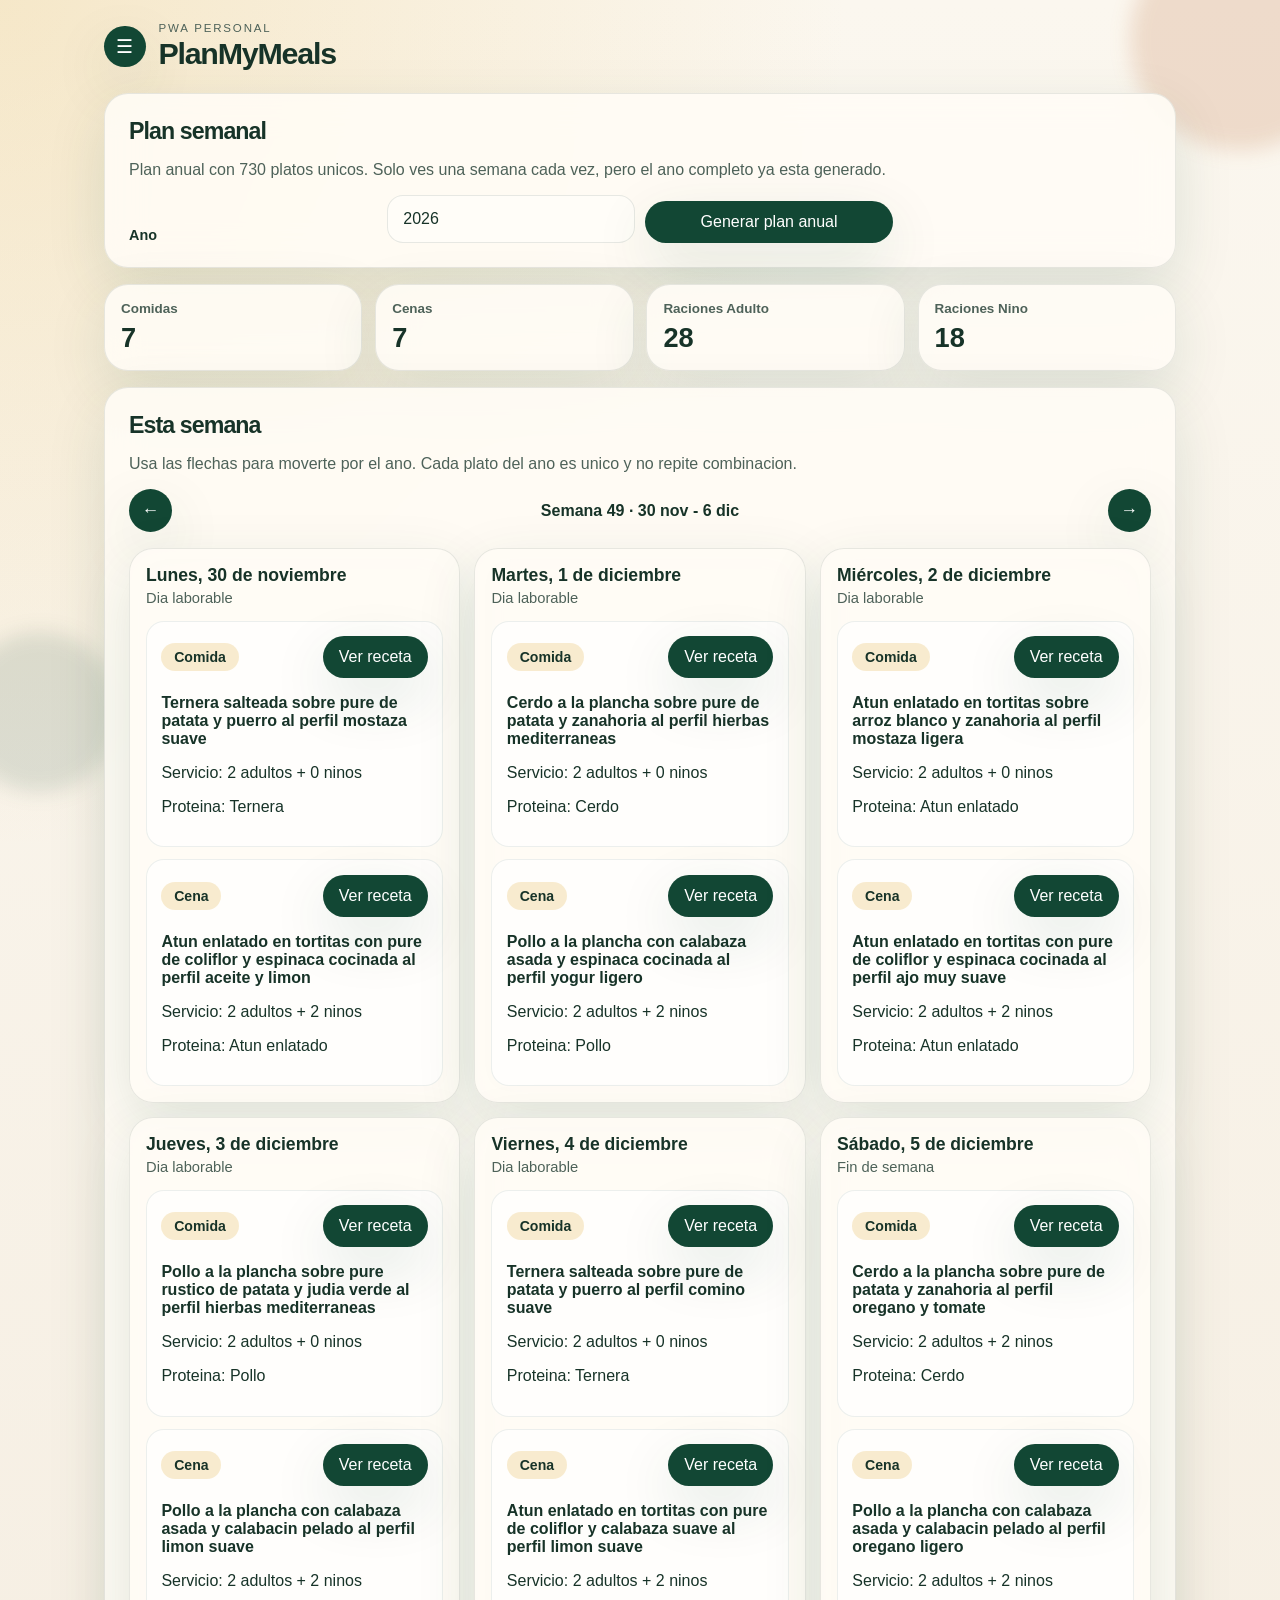
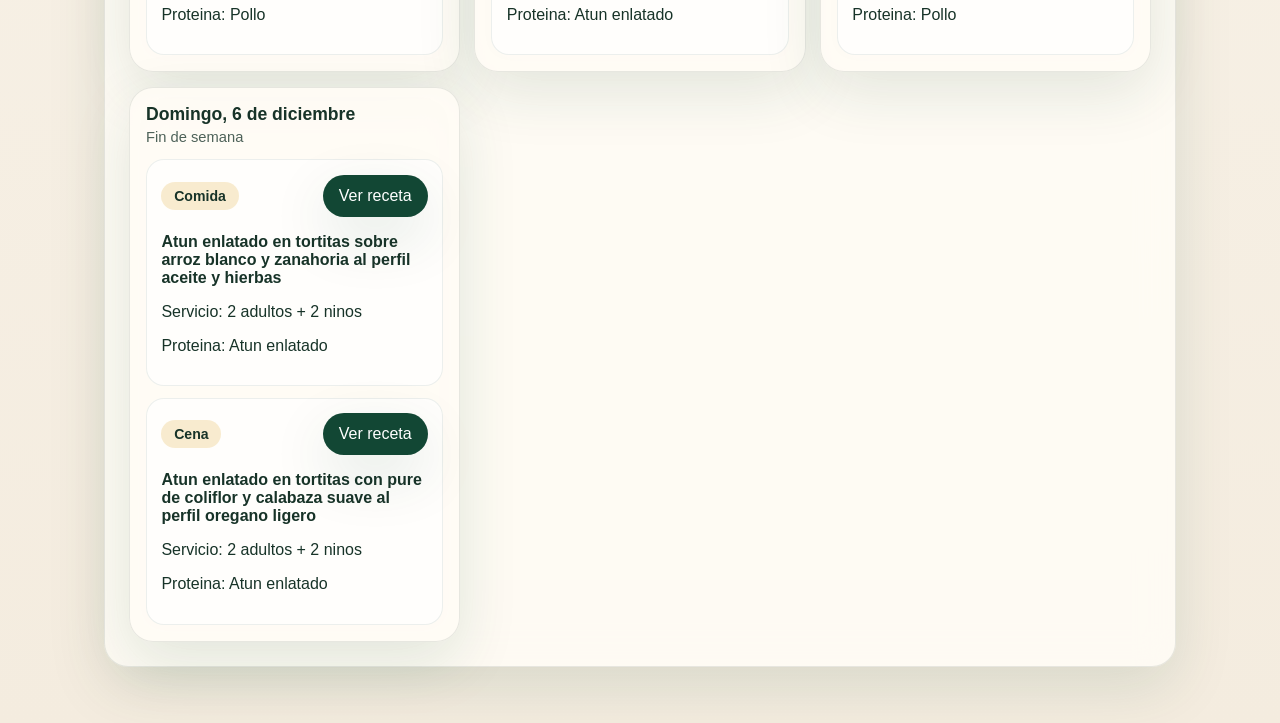
<file: index.html>
<!doctype html>
<html lang="es">
  <head>
    <meta charset="UTF-8" />
    <meta name="viewport" content="width=device-width, initial-scale=1.0" />
    <meta name="theme-color" content="#124734" />
    <meta
      name="description"
      content="PlanMyMeals crea un plan anual de comidas hiper proteicas con vista semanal, compra semanal y busqueda por ingrediente."
    />
    <title>PlanMyMeals</title>
    <link rel="manifest" href="manifest.webmanifest" />
    <link rel="stylesheet" href="styles.css" />
  </head>
  <body>
    <div class="bg-orb orb-1" aria-hidden="true"></div>
    <div class="bg-orb orb-2" aria-hidden="true"></div>

    <aside id="drawer" class="drawer" aria-hidden="true">
      <div class="drawer-panel">
        <div class="drawer-header">
          <p class="eyebrow">PlanMyMeals</p>
          <button id="closeDrawerBtn" type="button" class="icon-btn" aria-label="Cerrar menu">x</button>
        </div>
        <nav class="drawer-nav" aria-label="Menu principal">
          <button type="button" class="nav-link active" data-page="weekPage">Semana</button>
          <button type="button" class="nav-link" data-page="shoppingPage">Compra</button>
          <button type="button" class="nav-link" data-page="searchPage">Buscar</button>
          <button type="button" class="nav-link" data-page="rulesPage">Reglas</button>
        </nav>
      </div>
    </aside>

    <header class="topbar">
      <button id="openDrawerBtn" type="button" class="icon-btn" aria-label="Abrir menu">☰</button>
      <div>
        <p class="eyebrow">PWA Personal</p>
        <h1>PlanMyMeals</h1>
      </div>
      <button id="installBtn" type="button" class="install-btn" hidden>Instalar</button>
    </header>

    <main class="app-shell">
      <section id="weekPage" class="page active" aria-labelledby="weekPageTitle">
        <div class="hero-card">
          <h2 id="weekPageTitle">Plan semanal</h2>
          <p>
            Plan anual con 730 platos unicos. Solo ves una semana cada vez, pero el ano completo ya esta generado.
          </p>
          <div class="controls" aria-label="Controles anuales">
            <label for="yearPicker">Ano</label>
            <input id="yearPicker" type="number" min="2025" max="2035" step="1" />
            <button id="generateBtn" type="button">Generar plan anual</button>
          </div>
        </div>

        <section class="stats" aria-label="Resumen de la semana visible">
          <article>
            <h3>Comidas</h3>
            <p id="lunchCount">0</p>
          </article>
          <article>
            <h3>Cenas</h3>
            <p id="dinnerCount">0</p>
          </article>
          <article>
            <h3>Raciones Adulto</h3>
            <p id="adultServings">0</p>
          </article>
          <article>
            <h3>Raciones Nino</h3>
            <p id="kidServings">0</p>
          </article>
        </section>

        <section class="panel" aria-labelledby="calendarTitle">
          <div class="section-heading">
            <h2 id="calendarTitle">Esta semana</h2>
            <p>Usa las flechas para moverte por el ano. Cada plato del ano es unico y no repite combinacion.</p>
          </div>
          <div class="week-nav" aria-label="Navegacion semanal">
            <button id="prevWeekBtn" type="button" class="nav-btn" aria-label="Semana anterior">&larr;</button>
            <p id="currentWeekLabel" class="current-week-label"></p>
            <button id="nextWeekBtn" type="button" class="nav-btn" aria-label="Semana siguiente">&rarr;</button>
          </div>
          <div id="calendar" class="calendar" role="list"></div>
        </section>
      </section>

      <section id="shoppingPage" class="page" aria-labelledby="shoppingTitle">
        <section class="panel">
          <div class="section-heading">
            <h2 id="shoppingTitle">Compra semanal</h2>
            <p>Marca solo los dias de esta semana que quieres incluir en tu hoja de compra.</p>
          </div>
          <div id="shoppingWeeks" class="shopping-grid"></div>
        </section>
      </section>

      <section id="searchPage" class="page" aria-labelledby="searchTitle">
        <section class="panel">
          <div class="section-heading">
            <h2 id="searchTitle">Buscar platos</h2>
            <p>Busca en todo el ano por ingrediente o proteina base.</p>
          </div>
          <div class="search-controls" aria-label="Buscar comidas y cenas">
            <label for="ingredientSearch">Ingrediente</label>
            <input id="ingredientSearch" type="text" placeholder="Ejemplo: atun, pollo, patata, calabacin" />
            <label for="mealTypeSearch">Tipo</label>
            <select id="mealTypeSearch">
              <option value="all">Todo</option>
              <option value="lunch">Comidas</option>
              <option value="dinner">Cenas</option>
            </select>
            <button id="searchBtn" type="button">Buscar</button>
          </div>
          <div id="searchResults" class="search-results" aria-live="polite"></div>
        </section>
      </section>

      <section id="rulesPage" class="page" aria-labelledby="rulesTitle">
        <section class="panel">
          <div class="section-heading">
            <h2 id="rulesTitle">Reglas y criterio</h2>
            <p>Esta informacion queda fuera de la portada y vive dentro del menu hamburguesa.</p>
          </div>
          <div id="rulePills" class="pill-grid"></div>
          <div class="source-box">
            <h3>Inspiracion culinaria</h3>
            <p>
              El recetario anual usa familias de platos inspiradas en enfoques y colecciones publicadas por medios de referencia como BBC Good Food, EatingWell y Serious Eats, pero adaptadas a tus reglas de familia, digestion nocturna y planificacion anual unica.
            </p>
          </div>
        </section>
      </section>
    </main>

    <dialog id="recipeDialog">
      <article>
        <button id="closeDialog" class="close-btn" type="button" aria-label="Cerrar detalle">x</button>
        <p id="dialogMealTag" class="eyebrow"></p>
        <h3 id="dialogTitle"></h3>
        <p id="dialogMeta"></p>

        <section>
          <h4>Cantidades de preparacion</h4>
          <ul id="prepList"></ul>
        </section>

        <section>
          <h4>Cantidades de servicio</h4>
          <ul id="serviceList"></ul>
        </section>

        <section>
          <h4>Procedimiento paso a paso (no-chef friendly)</h4>
          <ol id="stepsList"></ol>
        </section>
      </article>
    </dialog>

    <noscript>Necesitas activar JavaScript para usar PlanMyMeals.</noscript>
    <script src="app.js" defer></script>
  </body>
</html>
</file>
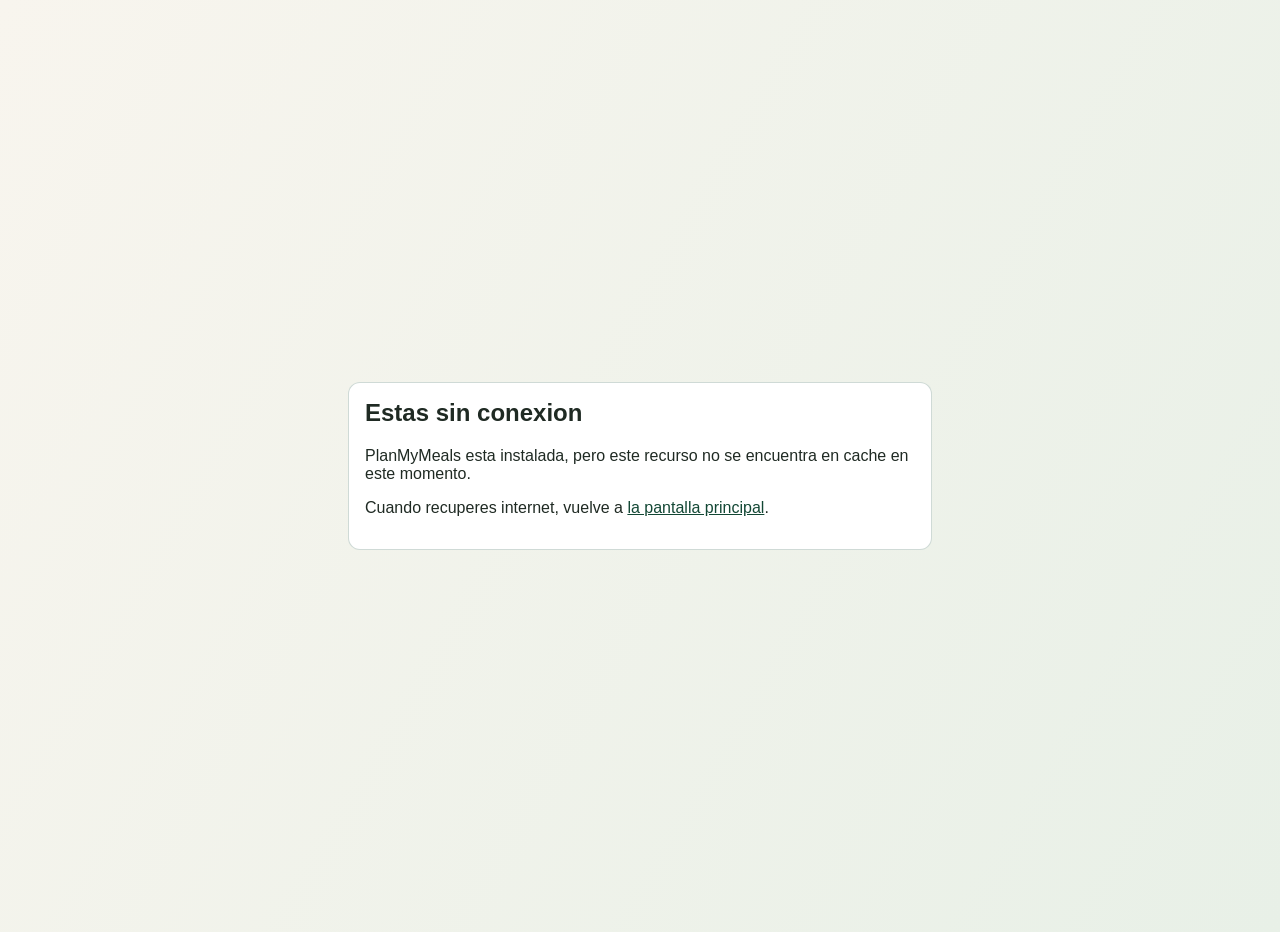
<file: offline.html>
<!doctype html>
<html lang="es">
  <head>
    <meta charset="UTF-8" />
    <meta name="viewport" content="width=device-width, initial-scale=1.0" />
    <title>PlanMyMeals - Modo offline</title>
    <style>
      body {
        margin: 0;
        min-height: 100vh;
        display: grid;
        place-items: center;
        padding: 1rem;
        font-family: "Segoe UI", sans-serif;
        background: linear-gradient(120deg, #f8f5ee, #e8f0e7);
        color: #1f2a23;
      }
      article {
        max-width: 550px;
        background: #ffffff;
        border: 1px solid rgba(18, 71, 52, 0.2);
        border-radius: 12px;
        padding: 1rem;
      }
      h1 {
        margin-top: 0;
      }
      a {
        color: #124734;
      }
    </style>
  </head>
  <body>
    <article>
      <h1>Estas sin conexion</h1>
      <p>PlanMyMeals esta instalada, pero este recurso no se encuentra en cache en este momento.</p>
      <p>Cuando recuperes internet, vuelve a <a href="./index.html">la pantalla principal</a>.</p>
    </article>
  </body>
</html>
</file>
<file: styles.css>
:root {
  --bg: #f6f1e7;
  --bg-soft: rgba(255, 248, 235, 0.72);
  --panel: rgba(255, 252, 245, 0.9);
  --panel-strong: #fffdf8;
  --ink: #173328;
  --ink-soft: #4e6259;
  --line: rgba(23, 51, 40, 0.1);
  --accent: #124734;
  --accent-2: #b55d2a;
  --accent-3: #e6bb5b;
  --shadow: 0 20px 60px rgba(18, 71, 52, 0.12);
  --radius: 24px;
}

* {
  box-sizing: border-box;
}

html {
  font-size: 16px;
}

body {
  margin: 0;
  min-height: 100vh;
  color: var(--ink);
  background:
    radial-gradient(circle at top left, rgba(230, 187, 91, 0.26), transparent 32%),
    linear-gradient(180deg, #fbf7ef 0%, #f4ecdf 100%);
  font-family: "Avenir Next", "Segoe UI", sans-serif;
}

button,
input,
select {
  font: inherit;
}

button {
  cursor: pointer;
  border: 0;
}

.bg-orb {
  position: fixed;
  border-radius: 999px;
  filter: blur(10px);
  pointer-events: none;
  z-index: 0;
}

.orb-1 {
  width: 220px;
  height: 220px;
  top: -70px;
  right: -70px;
  background: rgba(181, 93, 42, 0.18);
}

.orb-2 {
  width: 160px;
  height: 160px;
  left: -40px;
  bottom: 12vh;
  background: rgba(18, 71, 52, 0.12);
}

.topbar,
.app-shell {
  position: relative;
  z-index: 1;
}

.topbar {
  display: grid;
  grid-template-columns: auto 1fr auto;
  gap: 0.8rem;
  align-items: center;
  padding: 1rem 1rem 0.4rem;
}

.topbar h1 {
  margin: 0.1rem 0 0;
  font-size: 1.5rem;
  letter-spacing: -0.04em;
}

.eyebrow {
  margin: 0;
  text-transform: uppercase;
  letter-spacing: 0.16em;
  font-size: 0.72rem;
  color: var(--ink-soft);
}

.icon-btn,
.install-btn,
.controls button,
.nav-btn,
.meal-slot button,
.search-controls button,
.search-item button {
  border-radius: 999px;
  background: var(--accent);
  color: #fff;
  box-shadow: var(--shadow);
}

.icon-btn {
  width: 2.6rem;
  height: 2.6rem;
  font-size: 1.2rem;
}

.install-btn,
.controls button,
.search-controls button,
.search-item button,
.meal-slot button {
  padding: 0.75rem 1rem;
}

.app-shell {
  padding: 0.6rem 1rem 2rem;
}

.page {
  display: none;
}

.page.active {
  display: block;
}

.hero-card,
.panel,
.stats article,
.shopping-card,
.search-item,
.day-card,
.source-box {
  background: var(--panel);
  backdrop-filter: blur(18px);
  border: 1px solid var(--line);
  border-radius: var(--radius);
  box-shadow: var(--shadow);
}

.hero-card,
.panel {
  padding: 1.1rem;
  margin-bottom: 1rem;
}

.hero-card h2,
.section-heading h2 {
  margin: 0 0 0.35rem;
  font-size: 1.45rem;
  letter-spacing: -0.04em;
}

.hero-card p,
.section-heading p,
.day-type,
.week-status,
#dialogMeta,
.source-box p {
  color: var(--ink-soft);
}

.controls,
.search-controls {
  display: grid;
  gap: 0.65rem;
  margin-top: 1rem;
}

.controls label,
.search-controls label {
  font-size: 0.9rem;
  font-weight: 600;
}

.controls input,
.search-controls input,
.search-controls select {
  width: 100%;
  border-radius: 16px;
  border: 1px solid var(--line);
  padding: 0.85rem 0.95rem;
  background: var(--panel-strong);
  color: var(--ink);
}

.stats {
  display: grid;
  grid-template-columns: repeat(2, minmax(0, 1fr));
  gap: 0.8rem;
  margin-bottom: 1rem;
}

.stats article {
  padding: 1rem;
}

.stats h3 {
  margin: 0;
  font-size: 0.84rem;
  color: var(--ink-soft);
}

.stats p {
  margin: 0.4rem 0 0;
  font-size: 1.7rem;
  font-weight: 700;
}

.section-heading {
  margin-bottom: 0.9rem;
}

.week-nav {
  display: grid;
  grid-template-columns: auto 1fr auto;
  align-items: center;
  gap: 0.75rem;
  margin-bottom: 1rem;
}

.nav-btn {
  width: 2.7rem;
  height: 2.7rem;
  font-size: 1.1rem;
}

.nav-btn:disabled {
  opacity: 0.45;
  cursor: default;
}

.current-week-label {
  margin: 0;
  text-align: center;
  font-weight: 700;
}

.calendar,
.shopping-grid,
.search-results,
.pill-grid {
  display: grid;
  gap: 0.9rem;
}

.day-card {
  padding: 1rem;
}

.day-title {
  margin: 0;
  font-size: 1.1rem;
}

.day-type {
  margin: 0.25rem 0 0.9rem;
  font-size: 0.92rem;
}

.meal-slot {
  background: rgba(255, 255, 255, 0.7);
  border-radius: 18px;
  border: 1px solid rgba(18, 71, 52, 0.08);
  padding: 0.9rem;
}

.meal-slot + .meal-slot {
  margin-top: 0.75rem;
}

.slot-top {
  display: flex;
  justify-content: space-between;
  align-items: center;
  gap: 0.75rem;
  margin-bottom: 0.75rem;
}

.meal-badge,
.rule-pill {
  display: inline-flex;
  align-items: center;
  border-radius: 999px;
  padding: 0.38rem 0.8rem;
  background: rgba(230, 187, 91, 0.28);
  color: var(--ink);
  font-size: 0.88rem;
  font-weight: 700;
}

.shopping-card {
  padding: 1rem;
}

.shopping-card h3,
.source-box h3 {
  margin-top: 0;
}

.day-toggle-wrap {
  display: flex;
  flex-wrap: wrap;
  gap: 0.55rem;
  margin: 0.9rem 0 1rem;
}

.day-chip {
  padding: 0.68rem 0.95rem;
  border-radius: 999px;
  border: 1px solid var(--line);
  background: #fff;
  color: var(--ink);
}

.day-chip.selected {
  background: var(--accent);
  color: #fff;
}

.day-chip.unselected {
  background: rgba(255, 255, 255, 0.65);
}

.shopping-card ul,
#prepList,
#serviceList,
#stepsList {
  margin: 0;
  padding-left: 1.1rem;
}

.search-item {
  padding: 1rem;
}

.search-item p {
  margin-top: 0;
}

.pill-grid {
  margin-bottom: 1rem;
}

.rule-pill {
  padding: 0.8rem 1rem;
  border-radius: 18px;
  background: rgba(18, 71, 52, 0.08);
  font-weight: 600;
}

.source-box {
  padding: 1rem;
}

.drawer {
  position: fixed;
  inset: 0;
  background: rgba(18, 31, 26, 0.34);
  opacity: 0;
  pointer-events: none;
  transition: opacity 180ms ease;
  z-index: 10;
}

.drawer.open {
  opacity: 1;
  pointer-events: auto;
}

.drawer-panel {
  width: min(82vw, 320px);
  height: 100%;
  background: #fffaf1;
  border-right: 1px solid var(--line);
  box-shadow: var(--shadow);
  padding: 1rem;
  transform: translateX(-105%);
  transition: transform 220ms ease;
}

.drawer.open .drawer-panel {
  transform: translateX(0);
}

.drawer-header {
  display: flex;
  justify-content: space-between;
  align-items: center;
  margin-bottom: 1.25rem;
}

.drawer-nav {
  display: grid;
  gap: 0.7rem;
}

.nav-link {
  text-align: left;
  padding: 0.95rem 1rem;
  border-radius: 18px;
  background: rgba(18, 71, 52, 0.06);
  color: var(--ink);
}

.nav-link.active {
  background: var(--accent);
  color: #fff;
}

dialog {
  width: min(760px, calc(100vw - 1.2rem));
  border: 0;
  border-radius: 28px;
  padding: 0;
  box-shadow: 0 30px 90px rgba(0, 0, 0, 0.18);
}

dialog::backdrop {
  background: rgba(18, 31, 26, 0.42);
}

dialog article {
  position: relative;
  padding: 1.35rem;
  background: #fffef9;
}

.close-btn {
  position: absolute;
  top: 0.9rem;
  right: 0.9rem;
  width: 2.4rem;
  height: 2.4rem;
  border-radius: 999px;
  background: rgba(18, 71, 52, 0.12);
  color: var(--ink);
}

@media (min-width: 720px) {
  .topbar,
  .app-shell {
    max-width: 1120px;
    margin: 0 auto;
  }

  .topbar {
    padding: 1.4rem 1.5rem 0.6rem;
  }

  .app-shell {
    padding: 0.8rem 1.5rem 2.5rem;
  }

  .controls,
  .search-controls {
    grid-template-columns: repeat(4, minmax(0, 1fr));
    align-items: end;
  }

  .controls label,
  .search-controls label {
    grid-row: 1;
  }

  .stats {
    grid-template-columns: repeat(4, minmax(0, 1fr));
  }

  .calendar {
    grid-template-columns: repeat(2, minmax(0, 1fr));
  }

  .pill-grid {
    grid-template-columns: repeat(2, minmax(0, 1fr));
  }
}

@media (min-width: 1024px) {
  .topbar h1 {
    font-size: 1.9rem;
  }

  .hero-card,
  .panel {
    padding: 1.5rem;
  }

  .calendar {
    grid-template-columns: repeat(3, minmax(0, 1fr));
  }

  .shopping-grid,
  .search-results {
    grid-template-columns: minmax(0, 1fr);
  }
}
</file>
